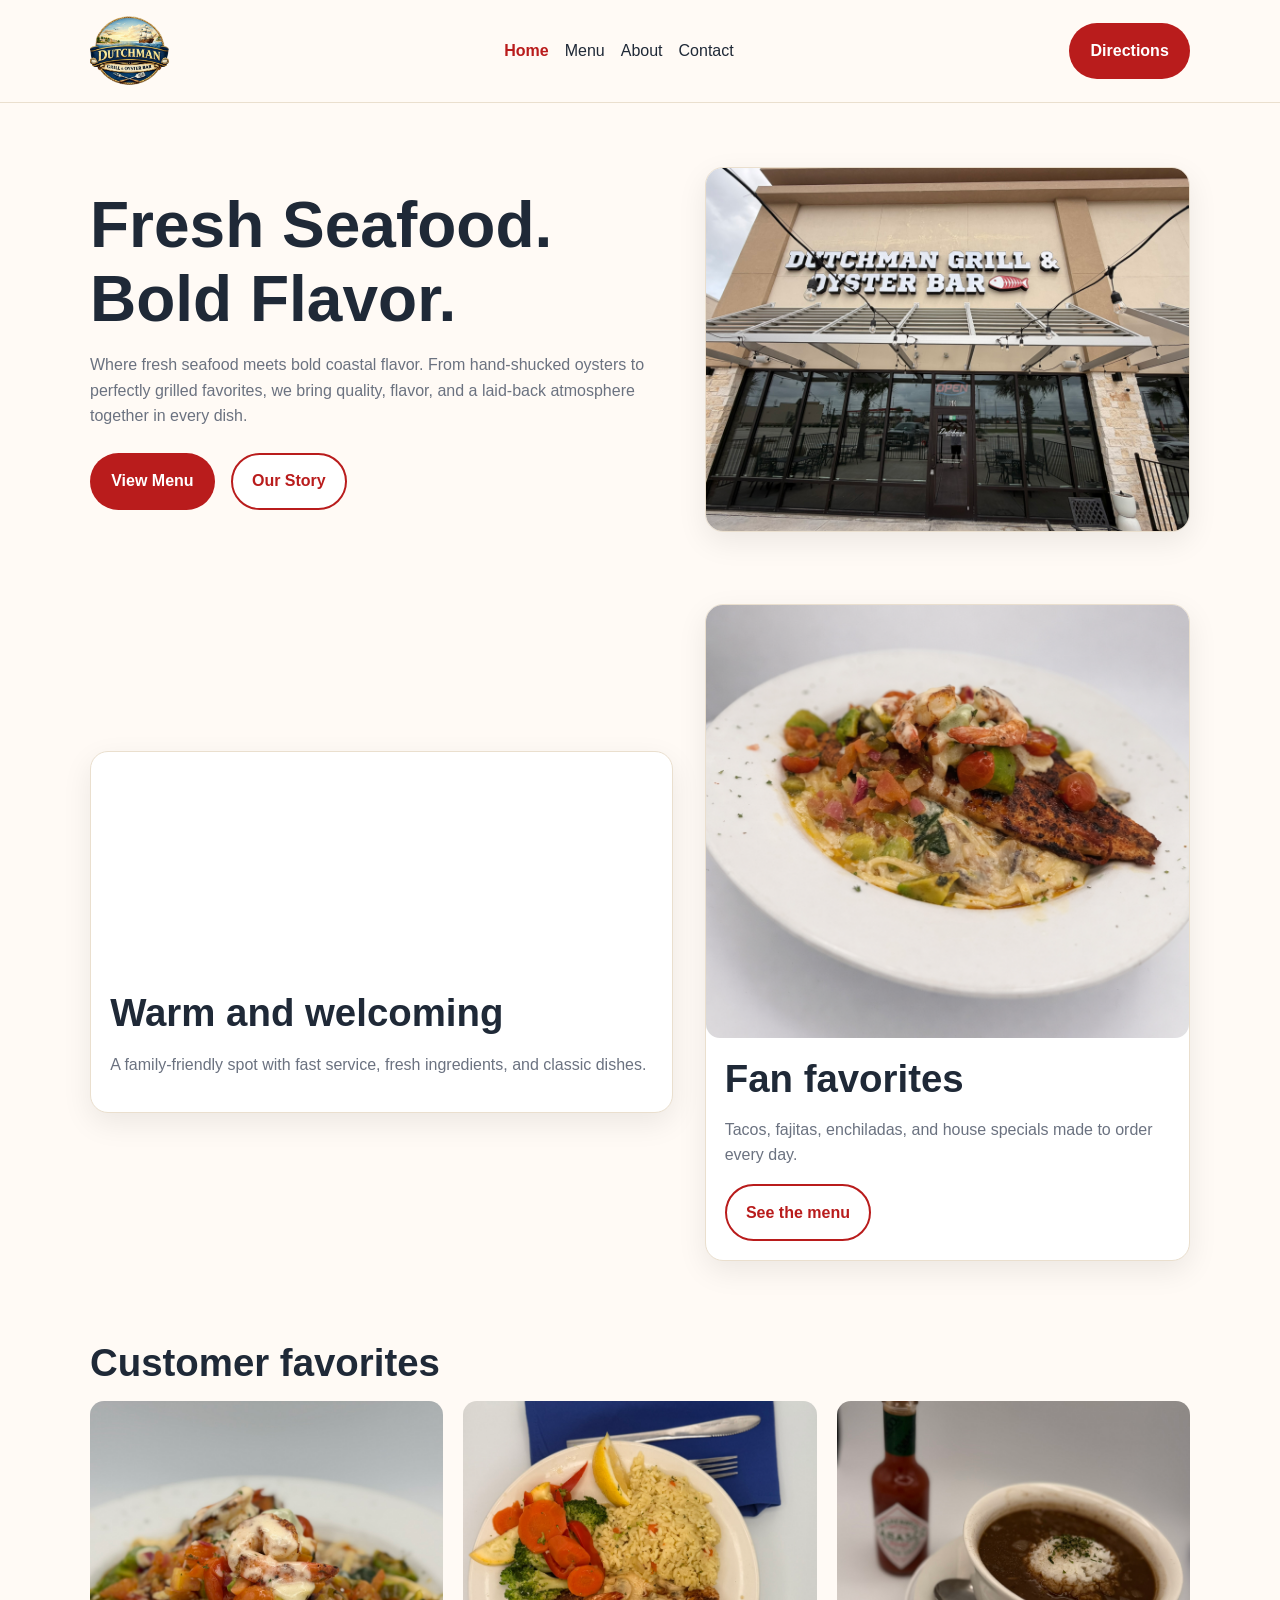
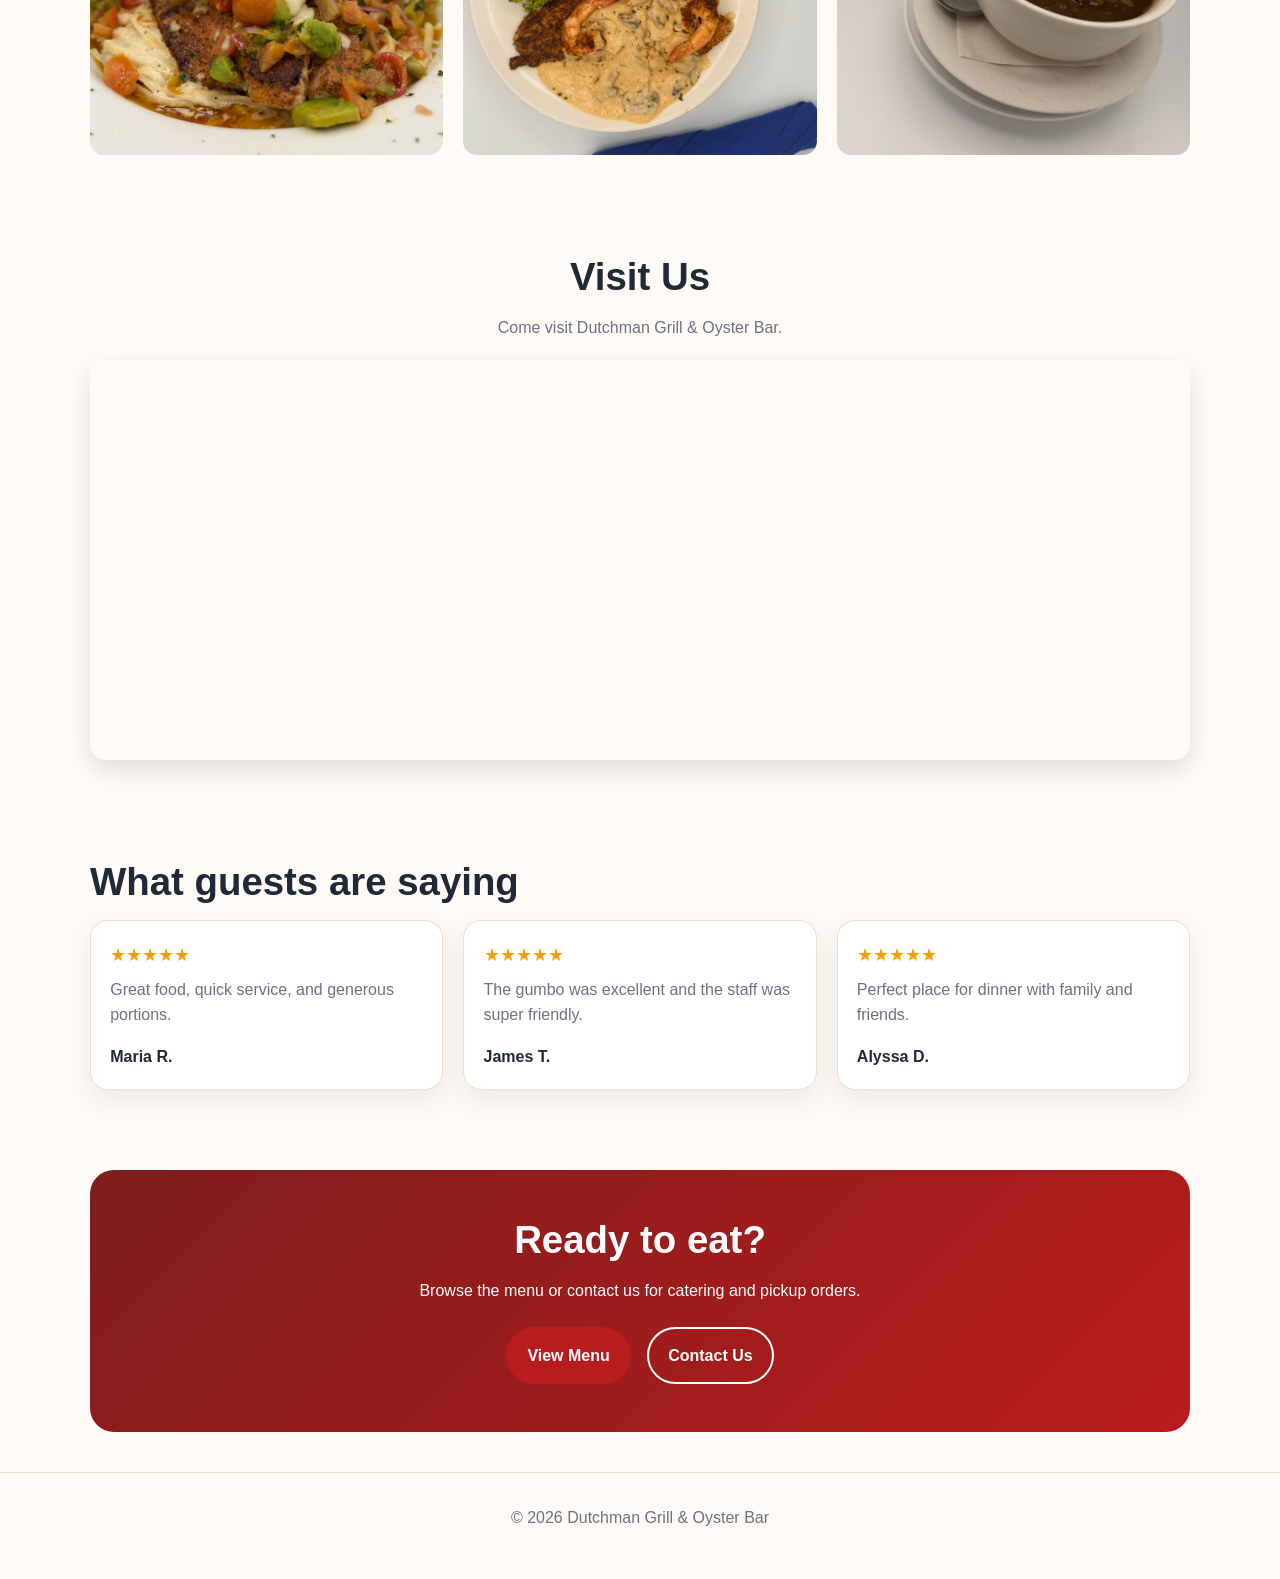
<file: index.html>
<!DOCTYPE html>
<html lang="en">
<head>
  <meta charset="UTF-8" />
  <meta name="viewport" content="width=device-width, initial-scale=1.0" />
  <title>DutchmanGrill | Home</title>
  <link rel="stylesheet" href="css/style.css" />
</head>
<body>
  <header class="site-header">
    <div class="container nav">
      <a class="logo" href="index.html">
        <img src="images/DutchmanGrillLogo.png"/></a>
      <nav class="nav-links">
        <a href="index.html" class="active">Home</a>
        <a href="menu.html">Menu</a>
        <a href="about.html">About</a>
        <a href="contact.html">Contact</a>
      </nav>
      <a class="btn btn-primary" href="contact.html">Directions</a>
    </div>
  </header>

  <main>
    <section class="hero">
      <div class="container hero-grid">
        <div>
          <h1>Fresh Seafood. Bold Flavor.</h1>
          <p>Where fresh seafood meets bold coastal flavor. From hand-shucked oysters to perfectly grilled favorites, 
            we bring quality, flavor, and a laid-back atmosphere together in every dish.
          </p>
          <div class="hero-actions">
            <a class="btn btn-primary" href="menu.html">View Menu</a>
            <a class="btn btn-secondary" href="about.html">Our Story</a>
          </div>
        </div>
        <div class="card hero-card">
          <img
            src="images/DutchmanGrill_Entrance.JPEG"
            alt="Restaurant Entrance"
          />
        </div>
      </div>
    </section>

    <section class="section">
  <div class="container two-col">
    <article class="card">
      <video autoplay loop muted playsinline class="card-media">
        <source src="images/DutchmanGril720p.mp4" type="video/mp4" />
        Your browser does not support the video tag.
      </video>

      <div class="card-body">
        <h2>Warm and welcoming</h2>
        <p>
          A family-friendly spot with fast service, fresh ingredients, and classic dishes.
        </p>
      </div>
    </article>

    <article class="card">
      <img
        src="images/FoodNoMenu_Cropped.png"
        alt="Plate"
      />
      <div class="card-body">
        <h2>Fan favorites</h2>
        <p>
          Tacos, fajitas, enchiladas, and house specials made to order every day.
        </p>
        <a class="btn btn-secondary" href="menu.html">See the menu</a>
      </div>
    </article>
  </div>
</section>

    <section class="section">
      <div class="container">
        <h2>Customer favorites</h2>
        <div class="gallery-grid">
          <img src="images/IMG_1716.JPEG" alt="Tacos" />
          <img src="images/DutchmanWhiteFishVictoria.JPEG" alt="Fajitas" />
          <img src="images/DutchmanGumbo.JPEG" alt="Drink" />
        </div>
      </div>
    </section>

    <section class="location-section">
      <div class="container">
        <h2>Visit Us</h2>
        <p>Come visit Dutchman Grill & Oyster Bar.</p>
        
        <div class="map-wrap">
      <iframe src="https://www.google.com/maps/embed?pb=!1m18!1m12!1m3!1d1545.6024593723885!2d-95.02870795282331!3d29.58158240261251!2m3!1f0!2f0!3f0!3m2!1i1024!2i768!4f13.1!3m3!1m2!1s0x863f62370a43b23b%3A0xb3c2cdd83831083f!2s3300%20Bayport%20Blvd%2C%20Seabrook%2C%20TX%2077586!5e0!3m2!1sen!2sus!4v1776379672207!5m2!1sen!2sus" width="600" height="450" style="border:0;" allowfullscreen="" loading="lazy" referrerpolicy="no-referrer-when-downgrade">        
      </iframe>
      </div>
      </div>
    </section>

    <section class="section">
      <div class="container">
        <h2>What guests are saying</h2>
        <div class="reviews-grid">
          <article class="card">
            <div class="card-body">
              <div class="stars">★★★★★</div>
              <p>Great food, quick service, and generous portions.</p>
              <strong>Maria R.</strong>
            </div>
          </article>
          <article class="card">
            <div class="card-body">
              <div class="stars">★★★★★</div>
              <p>The gumbo was excellent and the staff was super friendly.</p>
              <strong>James T.</strong>
            </div>
          </article>
          <article class="card">
            <div class="card-body">
              <div class="stars">★★★★★</div>
              <p>Perfect place for dinner with family and friends.</p>
              <strong>Alyssa D.</strong>
            </div>
          </article>
        </div>
      </div>
    </section>

    <section class="section">
      <div class="container cta">
        <h2>Ready to eat?</h2>
        <p>Browse the menu or contact us for catering and pickup orders.</p>
        <div class="hero-actions center">
          <a class="btn btn-primary" href="menu.html">View Menu</a>
          <a class="btn btn-secondary light" href="contact.html">Contact Us</a>
        </div>
      </div>
    </section>
  </main>

  <footer class="site-footer">
    <div class="container">
      <p>© 2026 Dutchman Grill & Oyster Bar</p>
    </div>
  </footer>
</body>
</html>
</file>
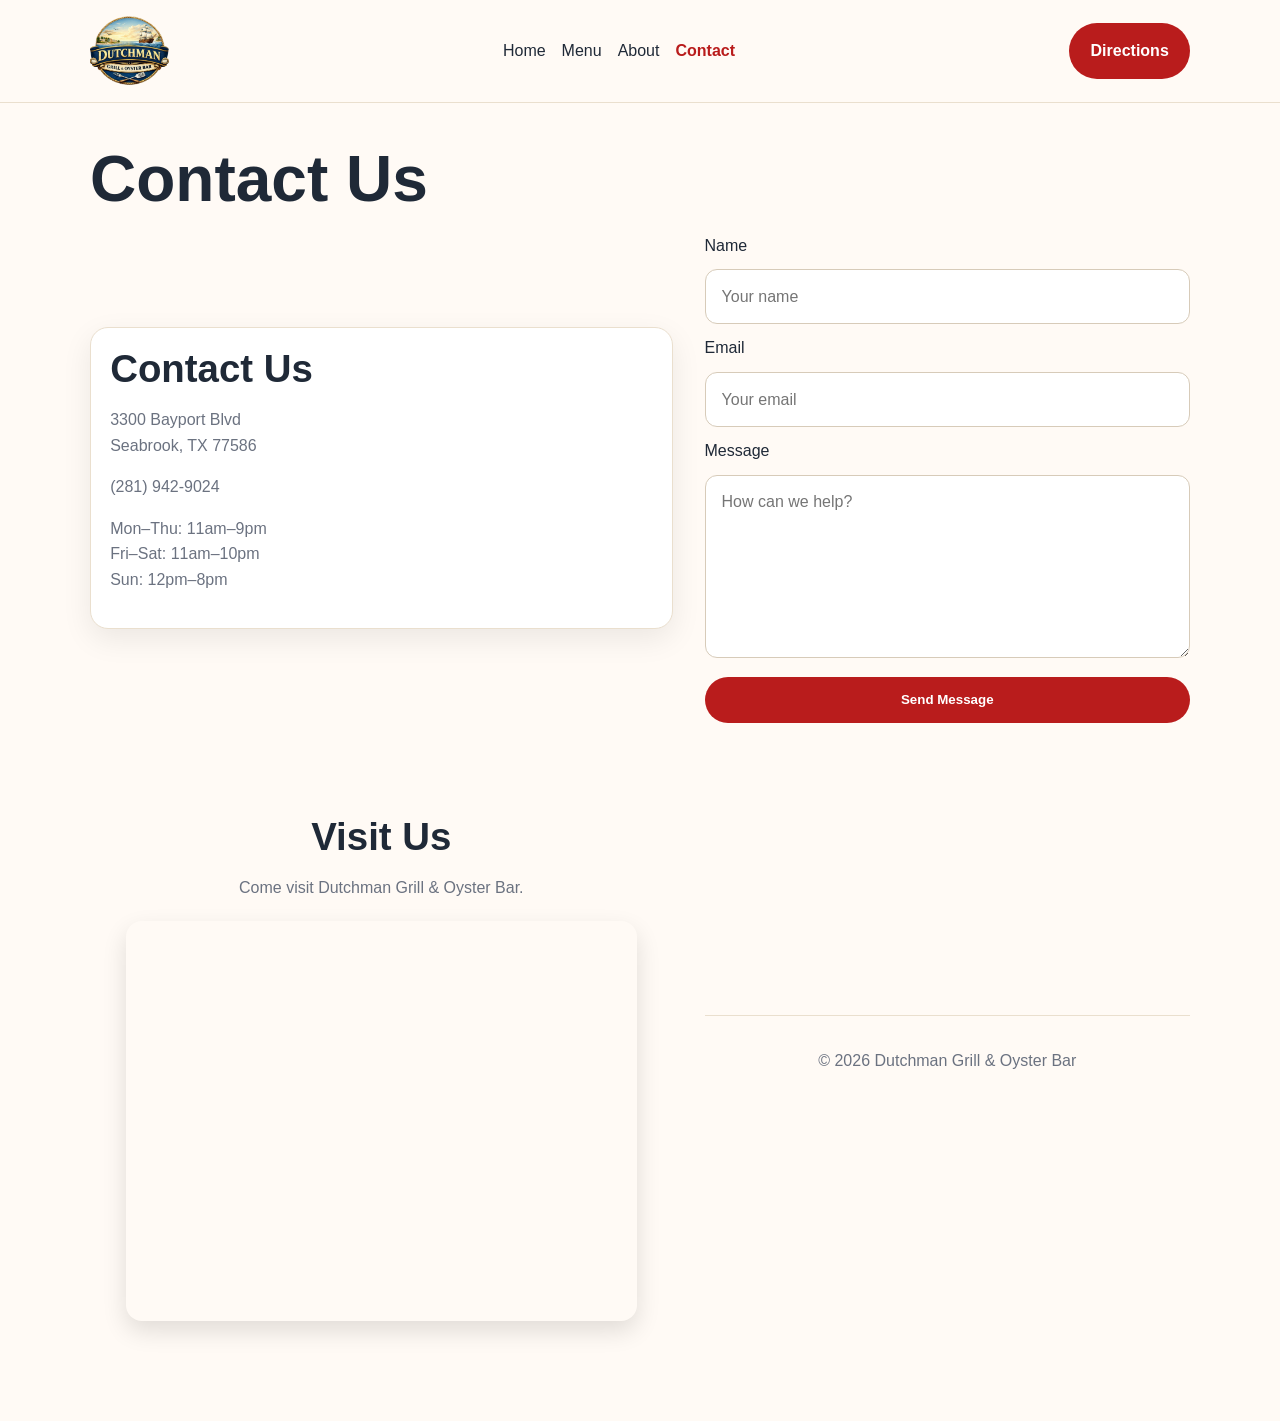
<file: contact.html>
<!DOCTYPE html>
<html lang="en">
<head>
  <meta charset="UTF-8" />
  <meta name="viewport" content="width=device-width, initial-scale=1.0" />
  <title>DutchmanGrill | Contact</title>
  <link rel="stylesheet" href="css/style.css" />
</head>
<body>
  <header class="site-header">
    <div class="container nav">
      <a class="logo" href="index.html">
        <img src="images/DutchmanGrillLogo.png"/></a>
      <nav class="nav-links">
        <a href="index.html">Home</a>
        <a href="menu.html">Menu</a>
        <a href="about.html">About</a>
        <a href="contact.html" class="active">Contact</a>
      </nav>
      <a class="btn btn-primary" href="contact.html">Directions</a>
    </div>
  </header>

  <main class="section">
    <div class="container">
      <h1>Contact Us</h1>
      <div class="contact-grid">
        <article class="card">
          <div class="card-body">
            <h2>Contact Us</h2>
            <p>3300 Bayport Blvd<br />Seabrook, TX 77586</p>
            <p>(281) 942-9024</p>
            <p>Mon–Thu: 11am–9pm<br />Fri–Sat: 11am–10pm<br />Sun: 12pm–8pm</p>
          </div>
        </article>

      <form 
        class="contact-form"
        action="https://formspree.io/f/xrerpjev"
        method="POST"
        >
        <label for="name">Name</label>
        <input id="name" name="name" type="text" placeholder="Your name" required />
        
        <label for="email">Email</label>
        <input id="email" name="email" type="email" placeholder="Your email" required />
        <label for="message">Message</label>
        <textarea id="message" name="message" rows="6" placeholder="How can we help?" required></textarea>
        
        <button type="submit" class="btn btn-primary form-btn">Send Message</button>
      </form>
  
    <section class="location-section">
      <div class="container">
        <h2>Visit Us</h2>
        <p>Come visit Dutchman Grill & Oyster Bar.</p>
        
        <div class="map-wrap">
      <iframe src="https://www.google.com/maps/embed?pb=!1m18!1m12!1m3!1d1545.6024593723885!2d-95.02870795282331!3d29.58158240261251!2m3!1f0!2f0!3f0!3m2!1i1024!2i768!4f13.1!3m3!1m2!1s0x863f62370a43b23b%3A0xb3c2cdd83831083f!2s3300%20Bayport%20Blvd%2C%20Seabrook%2C%20TX%2077586!5e0!3m2!1sen!2sus!4v1776379672207!5m2!1sen!2sus" width="600" height="450" style="border:0;" allowfullscreen="" loading="lazy" referrerpolicy="no-referrer-when-downgrade">        
      </iframe>
      </div>
      </div>
    </section>

  <footer class="site-footer">
    <div class="container">
      <p>© 2026 Dutchman Grill & Oyster Bar</p>
    </div>
  </footer>
</body>
</html>
</file>
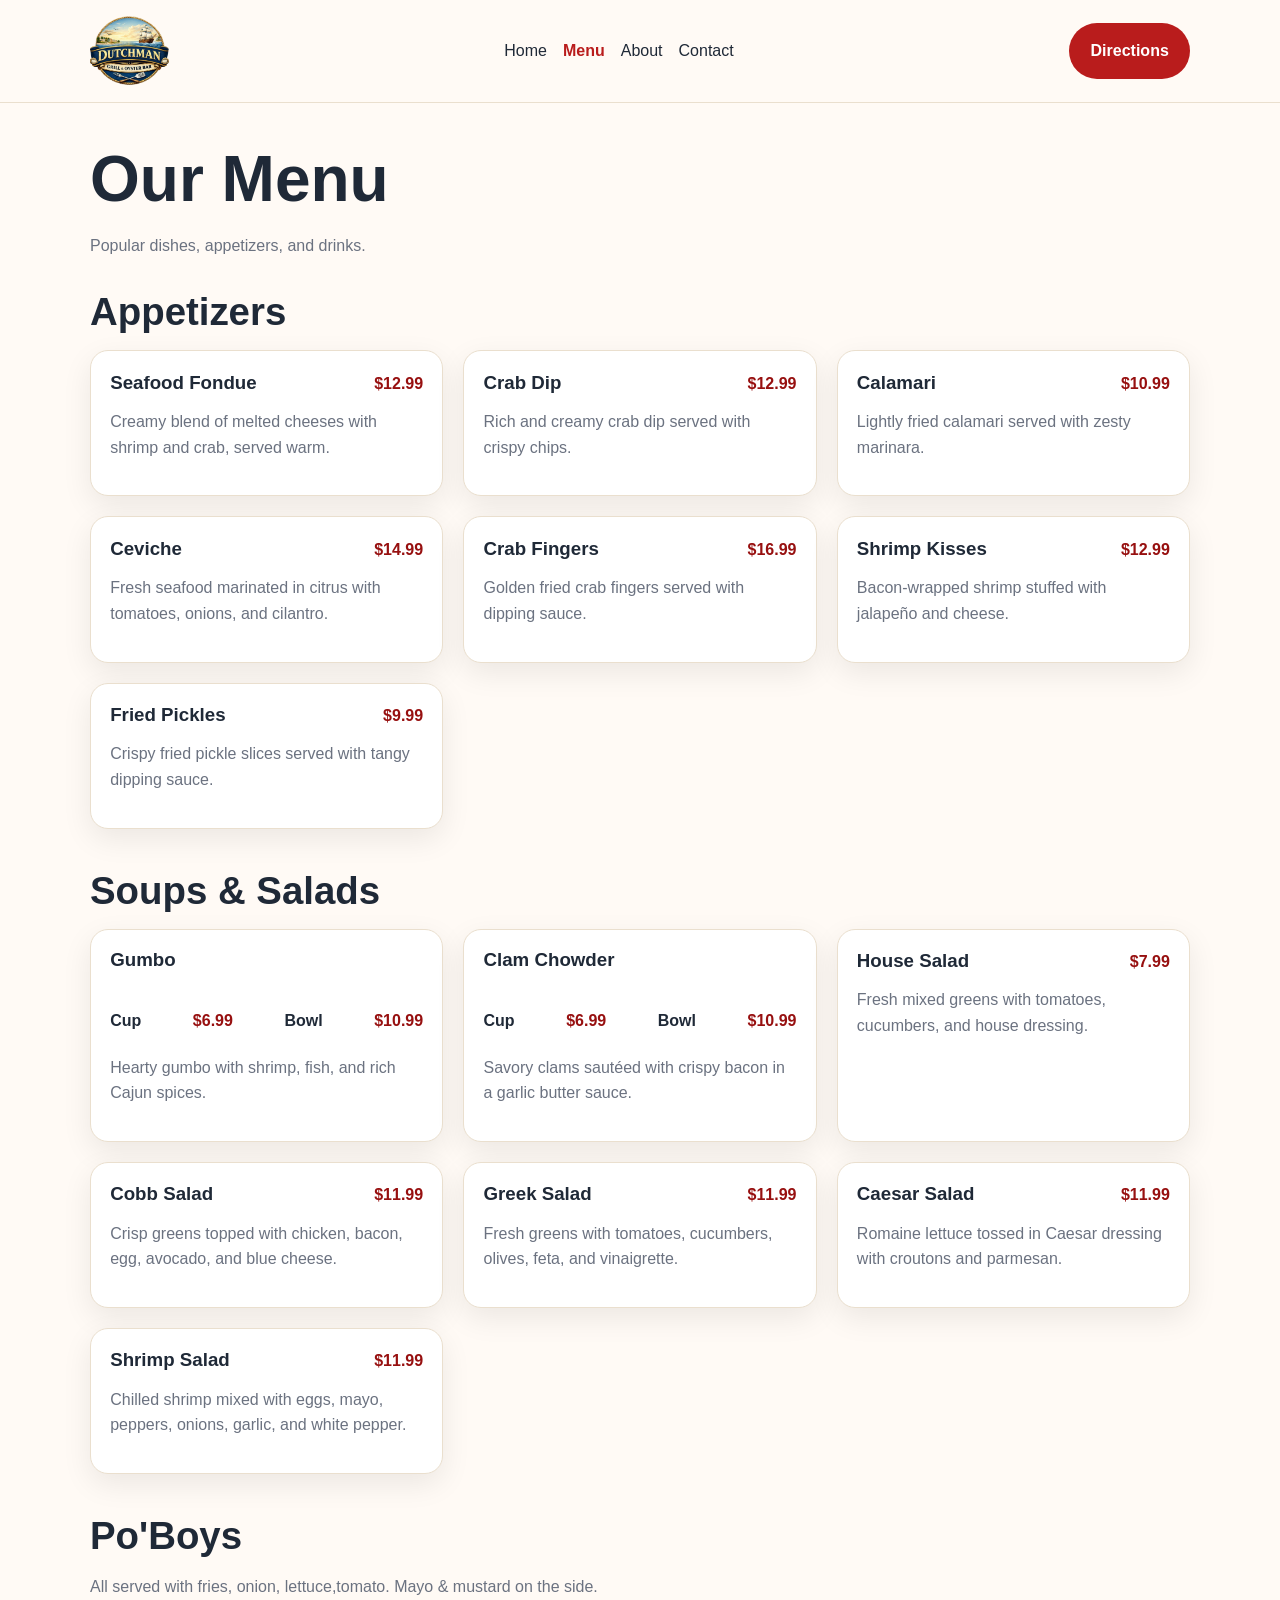
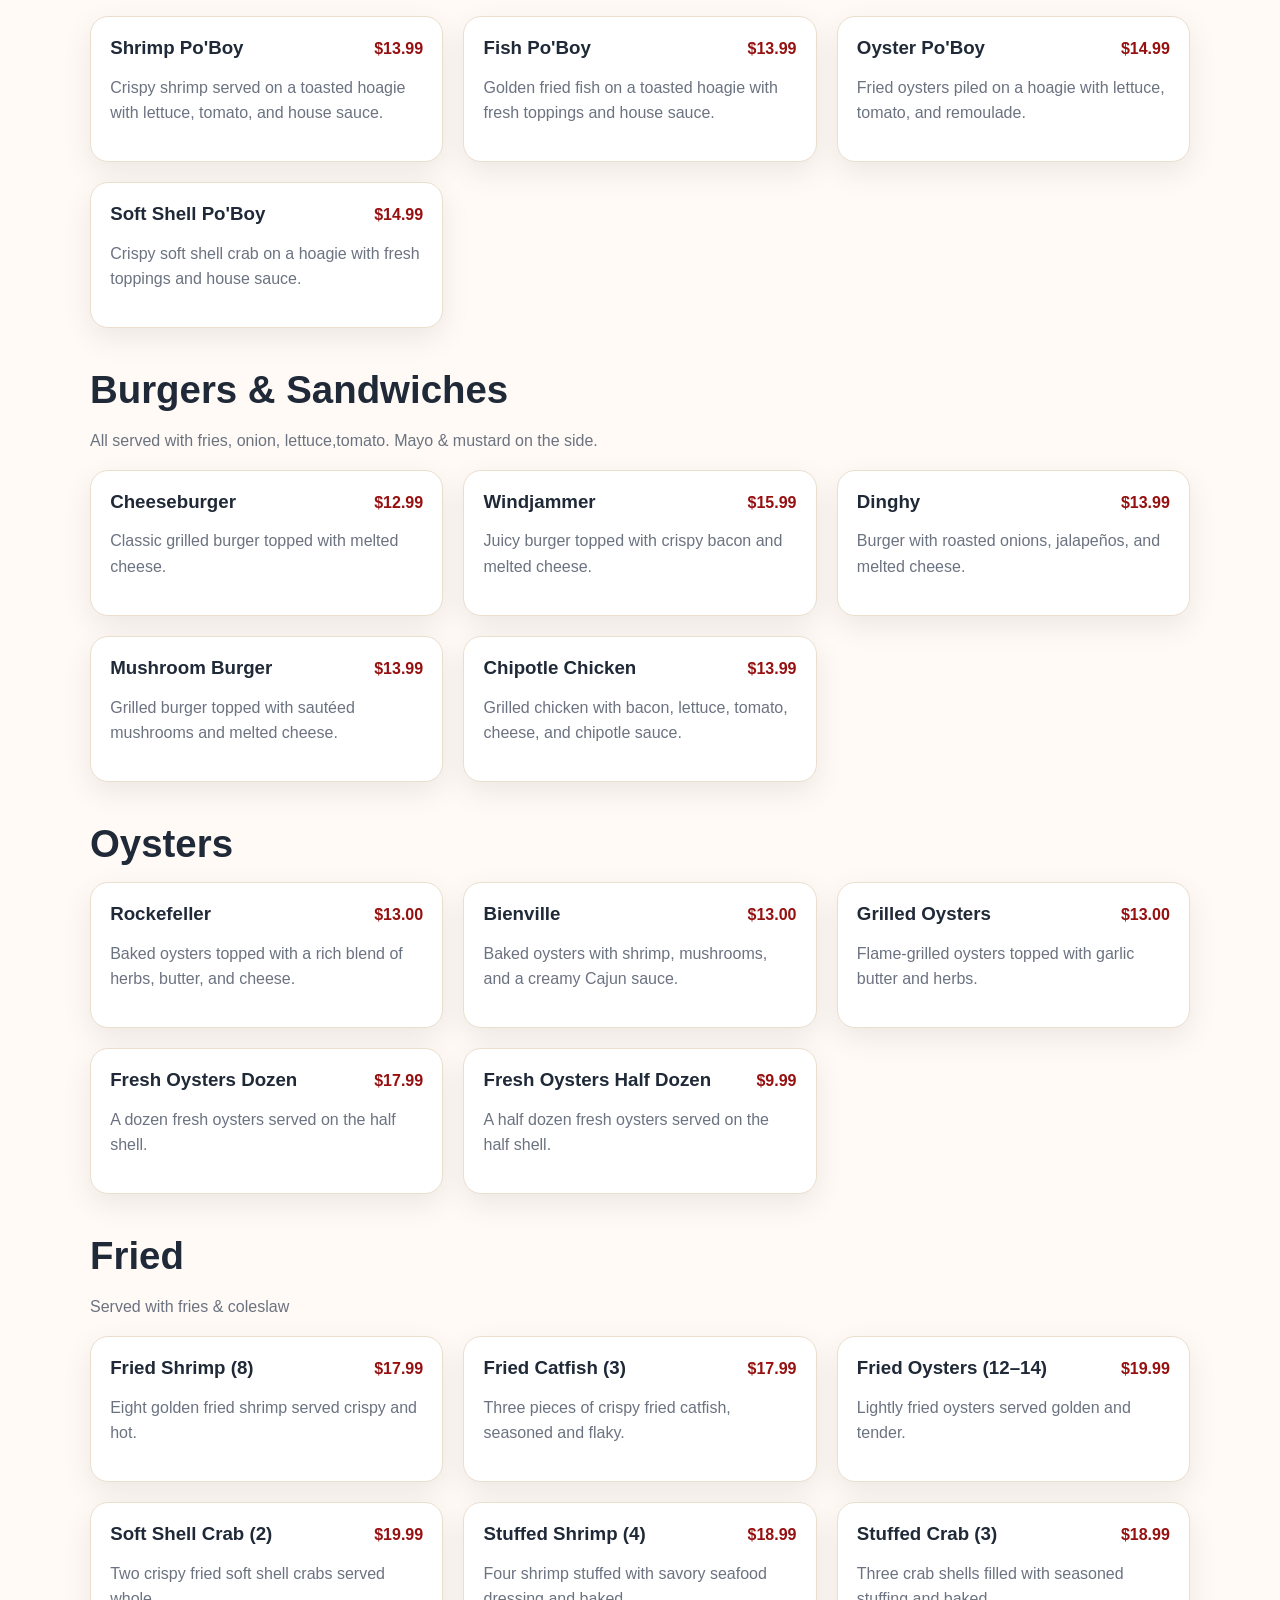
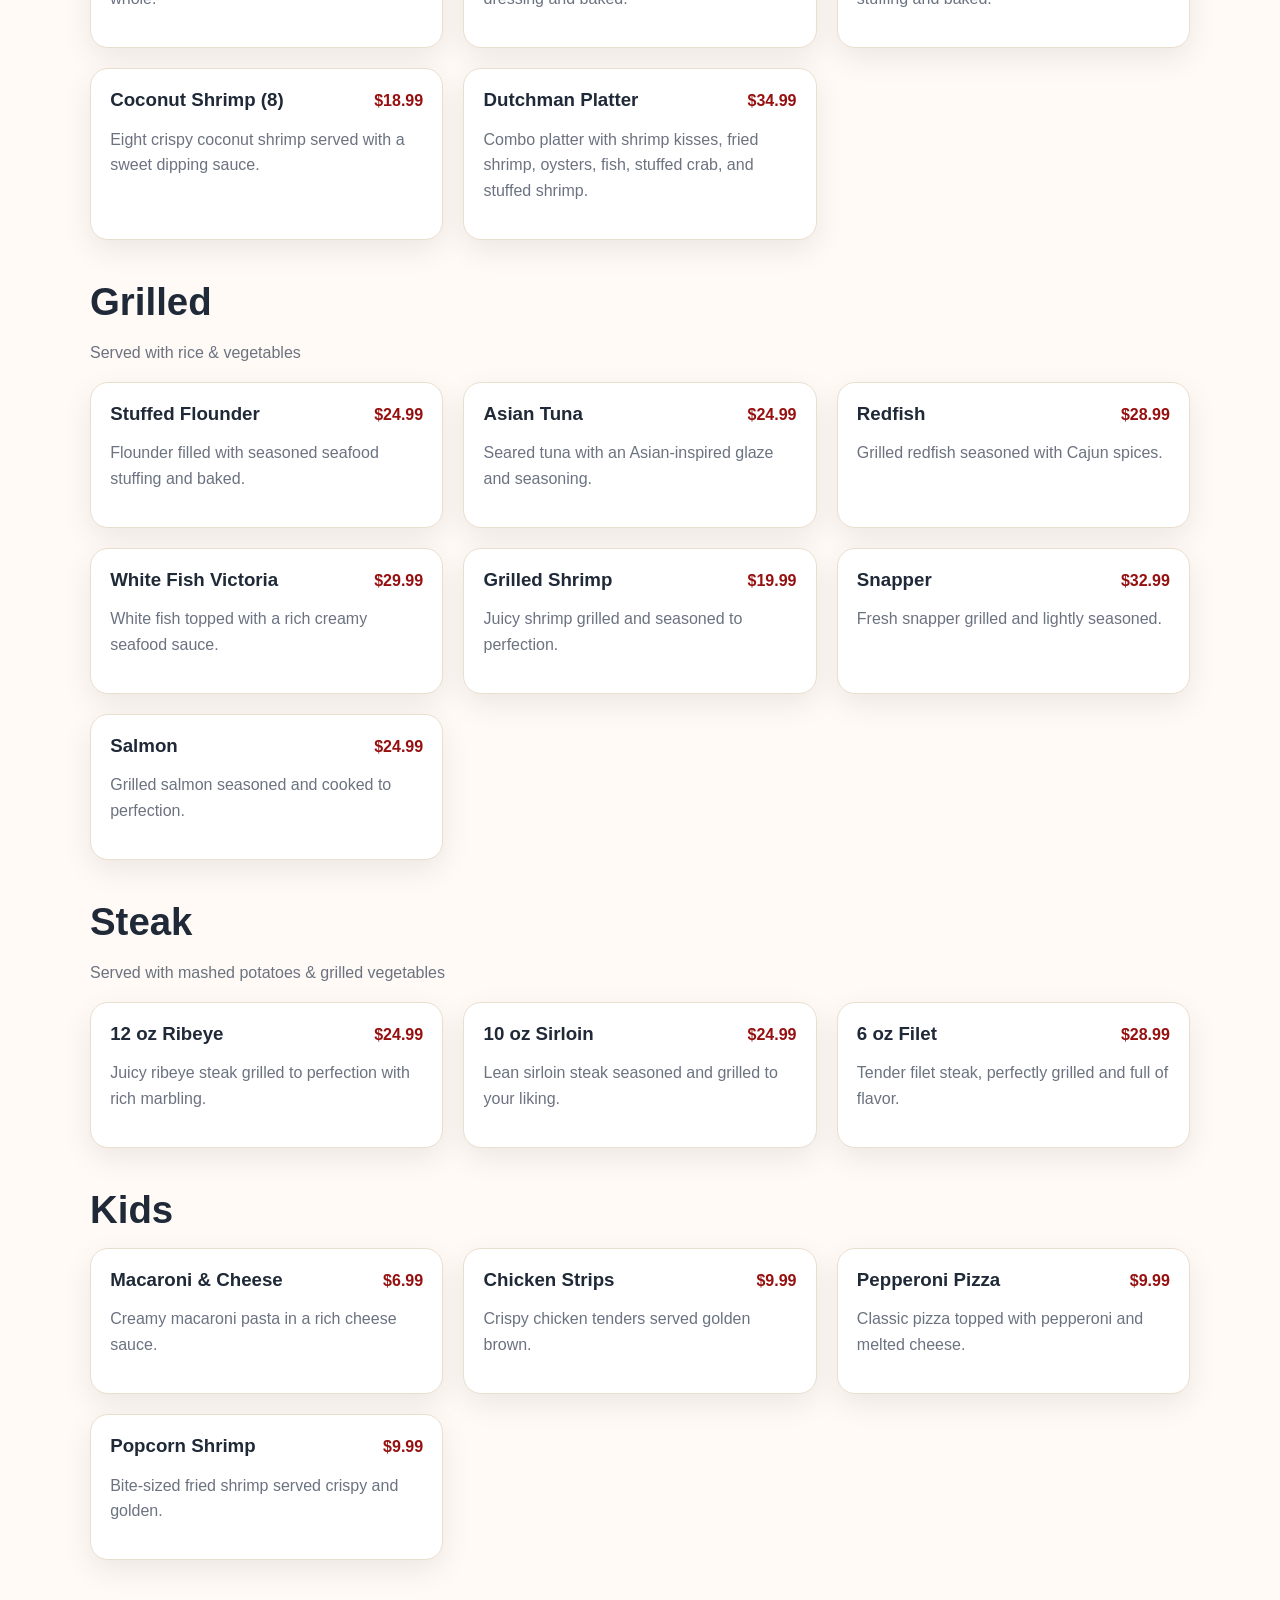
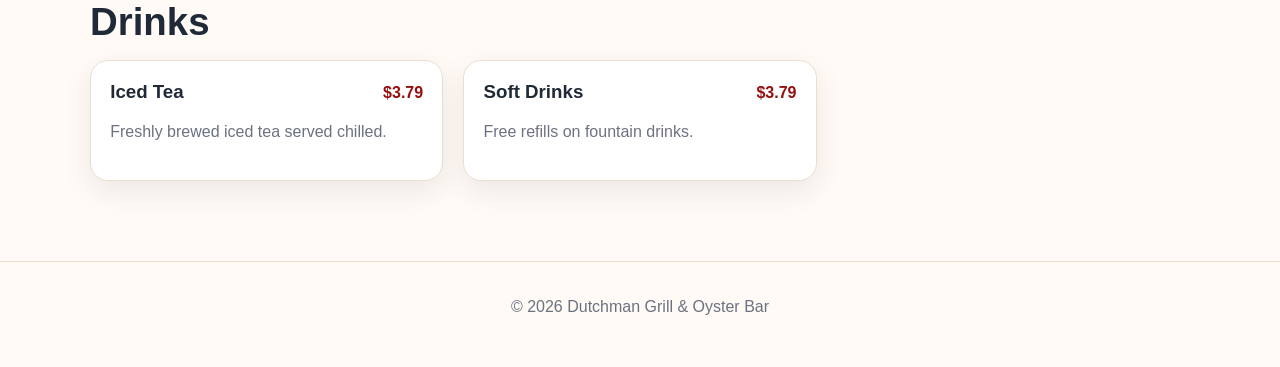
<file: menu.html>
<!DOCTYPE html>
<html lang="en">
<head>
  <meta charset="UTF-8" />
  <meta name="viewport" content="width=device-width, initial-scale=1.0" />
  <title>DutchmanGrill | Menu</title>
  <link rel="stylesheet" href="css/style.css" />
</head>
<body>
  <header class="site-header">
    <div class="container nav">
      <a class="logo" href="index.html">
        <img src="images/DutchmanGrillLogo.png"/></a>
      <nav class="nav-links">
        <a href="index.html">Home</a>
        <a href="menu.html" class="active">Menu</a>
        <a href="about.html">About</a>
        <a href="contact.html">Contact</a>
      </nav>
      <a class="btn btn-primary" href="contact.html">Directions</a>
    </div>
  </header>

  <main class="section">
    <div class="container">
      <h1>Our Menu</h1>
      <p class="page-intro">Popular dishes, appetizers, and drinks.</p>

      <section class="menu-section">
        <h2>Appetizers</h2>
        <div class="menu-grid">
          <article class="card">
            <div class="card-body">
              <div class="menu-row"><h3>Seafood Fondue</h3><span>$12.99</span></div>
              <p>Creamy blend of melted cheeses with shrimp and crab, served warm.</p>
            </div>
          </article>
          <article class="card">
            <div class="card-body">
              <div class="menu-row"><h3>Crab Dip</h3><span>$12.99</span></div>
              <p>Rich and creamy crab dip served with crispy chips.</p>
            </div>
          </article>
          <article class="card">
            <div class="card-body">
              <div class="menu-row"><h3>Calamari</h3><span>$10.99</span></div>
              <p>Lightly fried calamari served with zesty marinara.</p>
            </div>
          </article>
          <article class="card">
            <div class="card-body">
              <div class="menu-row"><h3>Ceviche</h3><span>$14.99</span></div>
              <p>Fresh seafood marinated in citrus with tomatoes, onions, and cilantro.</p>
            </div>
          </article>
          <article class="card">
            <div class="card-body">
              <div class="menu-row"><h3>Crab Fingers</h3><span>$16.99</span></div>
              <p>Golden fried crab fingers served with dipping sauce.</p>
            </div>
          </article>
          <article class="card">
            <div class="card-body">
              <div class="menu-row"><h3>Shrimp Kisses</h3><span>$12.99</span></div>
              <p>Bacon-wrapped shrimp stuffed with jalapeño and cheese.</p>
            </div>
          </article>
          <article class="card">
            <div class="card-body">
              <div class="menu-row"><h3>Fried Pickles</h3><span>$9.99</span></div>
              <p>Crispy fried pickle slices served with tangy dipping sauce.</p>
            </div>
          </article>
        </div>
      </section>

        <section class="menu-section">
        <h2>Soups & Salads</h2>
        <div class="menu-grid">
          <article class="card">
            <div class="card-body">
              <div class="menu-row">
                <div class="menu-row"><h3>Gumbo</h3></div></div>
                <div class="menu-row"><h4>Cup</h4><span>$6.99</span>
                <h4>Bowl</h4><span>$10.99</span></div>
              <p>Hearty gumbo with shrimp, fish, and rich Cajun spices.</p>
            </div>
          </article>
          <article class="card">
            <div class="card-body">
              <div class="menu-row">
                <div class="menu-row"><h3>Clam Chowder</h3></div></div>
                <div class="menu-row"><h4>Cup</h4><span>$6.99</span>
                <h4>Bowl</h4><span>$10.99</span></div>
              <p>Savory clams sautéed with crispy bacon in a garlic butter sauce.</p>
            </div>
          </article>
          <article class="card">
            <div class="card-body">
              <div class="menu-row"><h3>House Salad</h3><span>$7.99</span></div>
              <p>Fresh mixed greens with tomatoes, cucumbers, and house dressing.</p>
            </div>
          </article>
          <article class="card">
            <div class="card-body">
              <div class="menu-row"><h3>Cobb Salad</h3><span>$11.99</span></div>
              <p>Crisp greens topped with chicken, bacon, egg, avocado, and blue cheese.</p>
            </div>
          </article>
          <article class="card">
            <div class="card-body">
              <div class="menu-row"><h3>Greek Salad</h3><span>$11.99</span></div>
              <p>Fresh greens with tomatoes, cucumbers, olives, feta, and vinaigrette.</p>
            </div>
          </article>
          <article class="card">
            <div class="card-body">
              <div class="menu-row"><h3>Caesar Salad</h3><span>$11.99</span></div>
              <p>Romaine lettuce tossed in Caesar dressing with croutons and parmesan.</p>
            </div>
          </article>
          <article class="card">
            <div class="card-body">
              <div class="menu-row"><h3>Shrimp Salad</h3><span>$11.99</span></div>
              <p>Chilled shrimp mixed with eggs, mayo, peppers, onions, garlic, and white pepper.</p>
            </div>
          </article>
        </div>
      </section>

      <section class="menu-section">
        <h2>Po'Boys</h2>
        <p>All served with fries, onion, lettuce,tomato. Mayo & mustard on the side.</p>
        <div class="menu-grid">
          <article class="card">
            <div class="card-body">
              <div class="menu-row"><h3>Shrimp Po'Boy</h3><span>$13.99</span></div>
              <p>Crispy shrimp served on a toasted hoagie with lettuce, tomato, and house sauce.</p>
            </div>
          </article>
          <article class="card">
            <div class="card-body">
              <div class="menu-row"><h3>Fish Po'Boy</h3><span>$13.99</span></div>
              <p>Golden fried fish on a toasted hoagie with fresh toppings and house sauce.</p>
            </div>
          </article>
          <article class="card">
            <div class="card-body">
              <div class="menu-row"><h3>Oyster Po'Boy</h3><span>$14.99</span></div>
              <p>Fried oysters piled on a hoagie with lettuce, tomato, and remoulade.</p>
            </div>
          </article>
          <article class="card">
            <div class="card-body">
              <div class="menu-row"><h3>Soft Shell Po'Boy</h3><span>$14.99</span></div>
              <p>Crispy soft shell crab on a hoagie with fresh toppings and house sauce.</p>
            </div>
          </article>
        </div>
      </section>

      <section class="menu-section">
        <h2>Burgers & Sandwiches</h2>
        <p>All served with fries, onion, lettuce,tomato. Mayo & mustard on the side.</p>
        <div class="menu-grid">
          <article class="card">
            <div class="card-body">
              <div class="menu-row"><h3>Cheeseburger</h3><span>$12.99</span></div>
              <p>Classic grilled burger topped with melted cheese.</p>
            </div>
          </article>
          <article class="card">
            <div class="card-body">
              <div class="menu-row"><h3>Windjammer</h3><span>$15.99</span></div>
              <p>Juicy burger topped with crispy bacon and melted cheese.</p>
            </div>
          </article>
          <article class="card">
            <div class="card-body">
              <div class="menu-row"><h3>Dinghy</h3><span>$13.99</span></div>
              <p>Burger with roasted onions, jalapeños, and melted cheese.</p>
            </div>
          </article>
          <article class="card">
            <div class="card-body">
              <div class="menu-row"><h3>Mushroom Burger</h3><span>$13.99</span></div>
              <p>Grilled burger topped with sautéed mushrooms and melted cheese.</p>
            </div>
          </article>
          <article class="card">
            <div class="card-body">
              <div class="menu-row"><h3>Chipotle Chicken</h3><span>$13.99</span></div>
              <p>Grilled chicken with bacon, lettuce, tomato, cheese, and chipotle sauce.</p>
            </div>
          </article>
        </div>
      </section>

      <section class="menu-section">
        <h2>Oysters</h2>
        <div class="menu-grid">
          <article class="card">
            <div class="card-body">
              <div class="menu-row"><h3>Rockefeller</h3><span>$13.00</span></div>
              <p>Baked oysters topped with a rich blend of herbs, butter, and cheese.</p>
            </div>
          </article>
          <article class="card">
            <div class="card-body">
              <div class="menu-row"><h3>Bienville</h3><span>$13.00</span></div>
              <p>Baked oysters with shrimp, mushrooms, and a creamy Cajun sauce.</p>
            </div>
          </article>
          <article class="card">
            <div class="card-body">
              <div class="menu-row"><h3>Grilled Oysters</h3><span>$13.00</span></div>
              <p>Flame-grilled oysters topped with garlic butter and herbs.</p>
            </div>
          </article>
          <article class="card">
            <div class="card-body">
              <div class="menu-row"><h3>Fresh Oysters Dozen</h3><span>$17.99</span></div>
              <p>A dozen fresh oysters served on the half shell.</p>
            </div>
          </article>
          <article class="card">
            <div class="card-body">
              <div class="menu-row"><h3>Fresh Oysters Half Dozen</h3><span>$9.99</span></div>
              <p>A half dozen fresh oysters served on the half shell.</p>
            </div>
          </article>
        </div>
      </section>

      <section class="menu-section">
        <h2>Fried</h2>
        <p>Served with fries & coleslaw</p>
        <div class="menu-grid">
          <article class="card">
            <div class="card-body">
              <div class="menu-row"><h3>Fried Shrimp (8)</h3><span>$17.99</span></div>
              <p>Eight golden fried shrimp served crispy and hot.</p>
            </div>
          </article>
          <article class="card">
            <div class="card-body">
              <div class="menu-row"><h3>Fried Catfish (3)</h3><span>$17.99</span></div>
              <p>Three pieces of crispy fried catfish, seasoned and flaky.</p>
            </div>
          </article>
          <article class="card">
            <div class="card-body">
              <div class="menu-row"><h3>Fried Oysters (12–14)</h3><span>$19.99</span></div>
              <p>Lightly fried oysters served golden and tender.</p>
            </div>
          </article>
          <article class="card">
            <div class="card-body">
              <div class="menu-row"><h3>Soft Shell Crab (2)</h3><span>$19.99</span></div>
              <p>Two crispy fried soft shell crabs served whole.</p>
            </div>
          </article>
          <article class="card">
            <div class="card-body">
              <div class="menu-row"><h3>Stuffed Shrimp (4)</h3><span>$18.99</span></div>
              <p>Four shrimp stuffed with savory seafood dressing and baked.</p>
            </div>
          </article>
          <article class="card">
            <div class="card-body">
              <div class="menu-row"><h3>Stuffed Crab (3)</h3><span>$18.99</span></div>
              <p>Three crab shells filled with seasoned stuffing and baked.</p>
            </div>
          </article>
          <article class="card">
            <div class="card-body">
              <div class="menu-row"><h3>Coconut Shrimp (8)</h3><span>$18.99</span></div>
              <p>Eight crispy coconut shrimp served with a sweet dipping sauce.</p>
            </div>
          </article>
          <article class="card">
            <div class="card-body">
              <div class="menu-row"><h3>Dutchman Platter</h3><span>$34.99</span></div>
              <p>Combo platter with shrimp kisses, fried shrimp, oysters, fish, stuffed crab, and stuffed shrimp.</p>
            </div>
          </article>
        </div>
      </section>

      <section class="menu-section">
        <h2>Grilled</h2>
        <p>Served with rice & vegetables</p>
        <div class="menu-grid">
          <article class="card">
            <div class="card-body">
              <div class="menu-row"><h3>Stuffed Flounder</h3><span>$24.99</span></div>
              <p>Flounder filled with seasoned seafood stuffing and baked.</p>
            </div>
          </article>
          <article class="card">
            <div class="card-body">
              <div class="menu-row"><h3>Asian Tuna</h3><span>$24.99</span></div>
              <p>Seared tuna with an Asian-inspired glaze and seasoning.</p>
            </div>
          </article>
          <article class="card">
            <div class="card-body">
              <div class="menu-row"><h3>Redfish</h3><span>$28.99</span></div>
              <p>Grilled redfish seasoned with Cajun spices.</p>
            </div>
          </article>
          <article class="card">
            <div class="card-body">
              <div class="menu-row"><h3>White Fish Victoria</h3><span>$29.99</span></div>
              <p>White fish topped with a rich creamy seafood sauce.</p>
            </div>
          </article>
          <article class="card">
            <div class="card-body">
              <div class="menu-row"><h3>Grilled Shrimp</h3><span>$19.99</span></div>
              <p>Juicy shrimp grilled and seasoned to perfection.</p>
            </div>
          </article>
          <article class="card">
            <div class="card-body">
              <div class="menu-row"><h3>Snapper</h3><span>$32.99</span></div>
              <p>Fresh snapper grilled and lightly seasoned.</p>
            </div>
          </article>
          <article class="card">
            <div class="card-body">
              <div class="menu-row"><h3>Salmon</h3><span>$24.99</span></div>
              <p>Grilled salmon seasoned and cooked to perfection.</p>
            </div>
          </article>
        </div>
      </section>

      <section class="menu-section">
        <h2>Steak</h2>
        <p>Served with mashed potatoes & grilled vegetables</p>
        <div class="menu-grid">
          <article class="card">
            <div class="card-body">
              <div class="menu-row"><h3>12 oz Ribeye</h3><span>$24.99</span></div>
              <p>Juicy ribeye steak grilled to perfection with rich marbling.</p>
            </div>
          </article>
          <article class="card">
            <div class="card-body">
              <div class="menu-row"><h3>10 oz Sirloin</h3><span>$24.99</span></div>
              <p>Lean sirloin steak seasoned and grilled to your liking.</p>
            </div>
          </article>
          <article class="card">
            <div class="card-body">
              <div class="menu-row"><h3>6 oz Filet</h3><span>$28.99</span></div>
              <p>Tender filet steak, perfectly grilled and full of flavor.</p>
            </div>
          </article>
        </div>
      </section>

      <section class="menu-section">
        <h2>Kids</h2>
        <div class="menu-grid">
          <article class="card">
            <div class="card-body">
              <div class="menu-row"><h3>Macaroni & Cheese</h3><span>$6.99</span></div>
              <p>Creamy macaroni pasta in a rich cheese sauce.</p>
            </div>
          </article>
          <article class="card">
            <div class="card-body">
              <div class="menu-row"><h3>Chicken Strips</h3><span>$9.99</span></div>
              <p>Crispy chicken tenders served golden brown.</p>
            </div>
          </article>
          <article class="card">
            <div class="card-body">
              <div class="menu-row"><h3>Pepperoni Pizza</h3><span>$9.99</span></div>
              <p>Classic pizza topped with pepperoni and melted cheese.</p>
            </div>
          </article>
          <article class="card">
            <div class="card-body">
              <div class="menu-row"><h3>Popcorn Shrimp</h3><span>$9.99</span></div>
              <p>Bite-sized fried shrimp served crispy and golden.</p>
            </div>
          </article>
        </div>
      </section>

      <section class="menu-section">
        <h2>Drinks</h2>
        <div class="menu-grid">
          <article class="card">
            <div class="card-body">
              <div class="menu-row"><h3>Iced Tea</h3><span>$3.79</span></div>
              <p>Freshly brewed iced tea served chilled.</p>
            </div>
          </article>
          <article class="card">
            <div class="card-body">
              <div class="menu-row"><h3>Soft Drinks</h3><span>$3.79</span></div>
              <p>Free refills on fountain drinks.</p>
            </div>
          </article>
        </div>
      </section>
    </div>
  </main>

  <footer class="site-footer">
    <div class="container">
      <p>© 2026 Dutchman Grill & Oyster Bar</p>
    </div>
  </footer>
</body>
</html>
</file>
<file: css/style.css>
:root {
  --bg: #fffaf5;
  --surface: #ffffff;
  --text: #1f2937;
  --muted: #6b7280;
  --brand: #b91c1c;
  --brand-dark: #971010;
  --accent: #f59e0b;
  --border: #eadfce;
  --shadow: 0 10px 30px rgba(0, 0, 0, 0.08);
  --radius: 18px;
  --max: 1100px;
}

* {
  box-sizing: border-box;
}

html {
  scroll-behavior: smooth;
}

body {
  margin: 0;
  font-family: Arial, Helvetica, sans-serif;
  background: var(--bg);
  color: var(--text);
  line-height: 1.6;
}

img {
  max-width: 100%;
  display: block;
  border-radius: 14px;
}

a {
  color: inherit;
  text-decoration: none;
}

.container {
  width: min(var(--max), calc(100% - 2rem));
  margin: 0 auto;
}

.site-header {
  position: sticky;
  top: 0;
  z-index: 100;
  background: rgba(255, 250, 245, 0.94);
  backdrop-filter: blur(10px);
  border-bottom: 1px solid var(--border);
}

.nav {
  display: flex;
  justify-content: space-between;
  align-items: center;
  gap: 1rem;
  padding: 1rem 0;
}

.logo img {
  height: 70px;   /* adjust as needed */
  width: auto;
  display: block;
}

.nav-links {
  display: flex;
  gap: 1rem;
  flex-wrap: wrap;
}

.nav-links a {
  padding: 0.25rem 0;
  position: relative;
}

.nav-links a.active {
  color: var(--brand);
  font-weight: 700;
}

.btn {
  display: inline-block;
  padding: 0.85rem 1.2rem;
  border-radius: 999px;
  font-weight: 700;
  border: 2px solid transparent;
  cursor: pointer;
}

.btn-primary {
  background: var(--brand);
  color: white;
}

.btn-secondary {
  border-color: var(--brand);
  color: var(--brand);
  background: white;
}

.btn-secondary.light {
  border-color: white;
  color: white;
  background: transparent;
}

.hero {
  padding: 4rem 0 2rem;
}

.hero-grid,
.two-col,
.about-grid,
.contact-grid {
  display: grid;
  grid-template-columns: 1.2fr 1fr;
  gap: 2rem;
  align-items: center;
}

.eyebrow {
  display: inline-block;
  background: #fee2e2;
  color: var(--brand-dark);
  padding: 0.35rem 0.75rem;
  border-radius: 999px;
  font-size: 0.85rem;
  font-weight: 700;
  margin-bottom: 1rem;
}

h1,
h2,
h3 {
  line-height: 1.15;
  margin-top: 0;
  margin-bottom: 1rem;
}

h1 {
  font-size: clamp(2.2rem, 5vw, 4rem);
}

h2 {
  font-size: clamp(1.6rem, 3vw, 2.4rem);
}

p {
  margin-top: 0;
  margin-bottom: 1rem;
  color: var(--muted);
}

.hero-actions {
  display: flex;
  gap: 1rem;
  flex-wrap: wrap;
  margin-top: 1.5rem;
}

.hero-actions.center {
  justify-content: center;
}

.section {
  padding: 2.5rem 0;
}

.section-inner {
  padding-top: 2rem;
}

.card {
  background: var(--surface);
  border: 1px solid var(--border);
  border-radius: var(--radius);
  box-shadow: var(--shadow);
  overflow: hidden;
}

.card-body {
  padding: 1.2rem;
}

.gallery-grid,
.reviews-grid,
.three-col,
.menu-grid {
  display: grid;
  gap: 1.25rem;
}

.gallery-grid,
.reviews-grid,
.three-col,
.menu-grid {
  grid-template-columns: repeat(3, 1fr);
}

.gallery-grid img {
  aspect-ratio: 1 / 1;
  object-fit: cover;
}

.stars {
  color: var(--accent);
  font-size: 1.1rem;
  margin-bottom: 0.5rem;
}

.cta {
  text-align: center;
  background: linear-gradient(135deg, #7f1d1d, #b91c1c);
  color: white;
  border-radius: 24px;
  padding: 3rem 1.25rem;
}

.cta p,
.cta h2 {
  color: white;
}

.page-intro {
  margin-bottom: 2rem;
}

.menu-section {
  margin-bottom: 2.5rem;
}

.menu-row {
  display: flex;
  justify-content: space-between;
  align-items: baseline;
  gap: 1rem;
}

.menu-row span {
  font-weight: 700;
  color: var(--brand-dark);
  white-space: nowrap;
}

.contact-form {
  display: grid;
  gap: 0.7rem;
}

.contact-form input,
.contact-form textarea {
  width: 100%;
  padding: 0.85rem 1rem;
  border: 1px solid #d7cbb9;
  border-radius: 12px;
  font: inherit;
  background: white;
}

.form-btn {
  margin-top: 0.5rem;
}

.site-footer {
  padding: 2rem 0 3rem;
  text-align: center;
  border-top: 1px solid var(--border);
}

.site-footer p {
  margin: 0;
}

.location-section {
  padding: 60px 20px;
}

.location-section h2,
.location-section p {
  text-align: center;
}

.map-wrap {
  margin-top: 20px;
  border-radius: 16px;
  overflow: hidden;
  box-shadow: 0 10px 25px rgba(0, 0, 0, 0.12);
}

.map-wrap iframe {
  width: 100%;
  height: 400px;
  display: block;
  border: 0;
}

.card-media {
  width: 100%;
  height: 220px;
  object-fit: cover;
  object-position: center;
  display: block;
}

.card {
  overflow: hidden;
}

@media (max-width: 900px) {
  .nav {
    flex-direction: column;
    align-items: flex-start;
  }

  .hero-grid,
  .two-col,
  .about-grid,
  .contact-grid,
  .gallery-grid,
  .reviews-grid,
  .three-col,
  .menu-grid {
    grid-template-columns: 1fr;
  }
}
</file>
